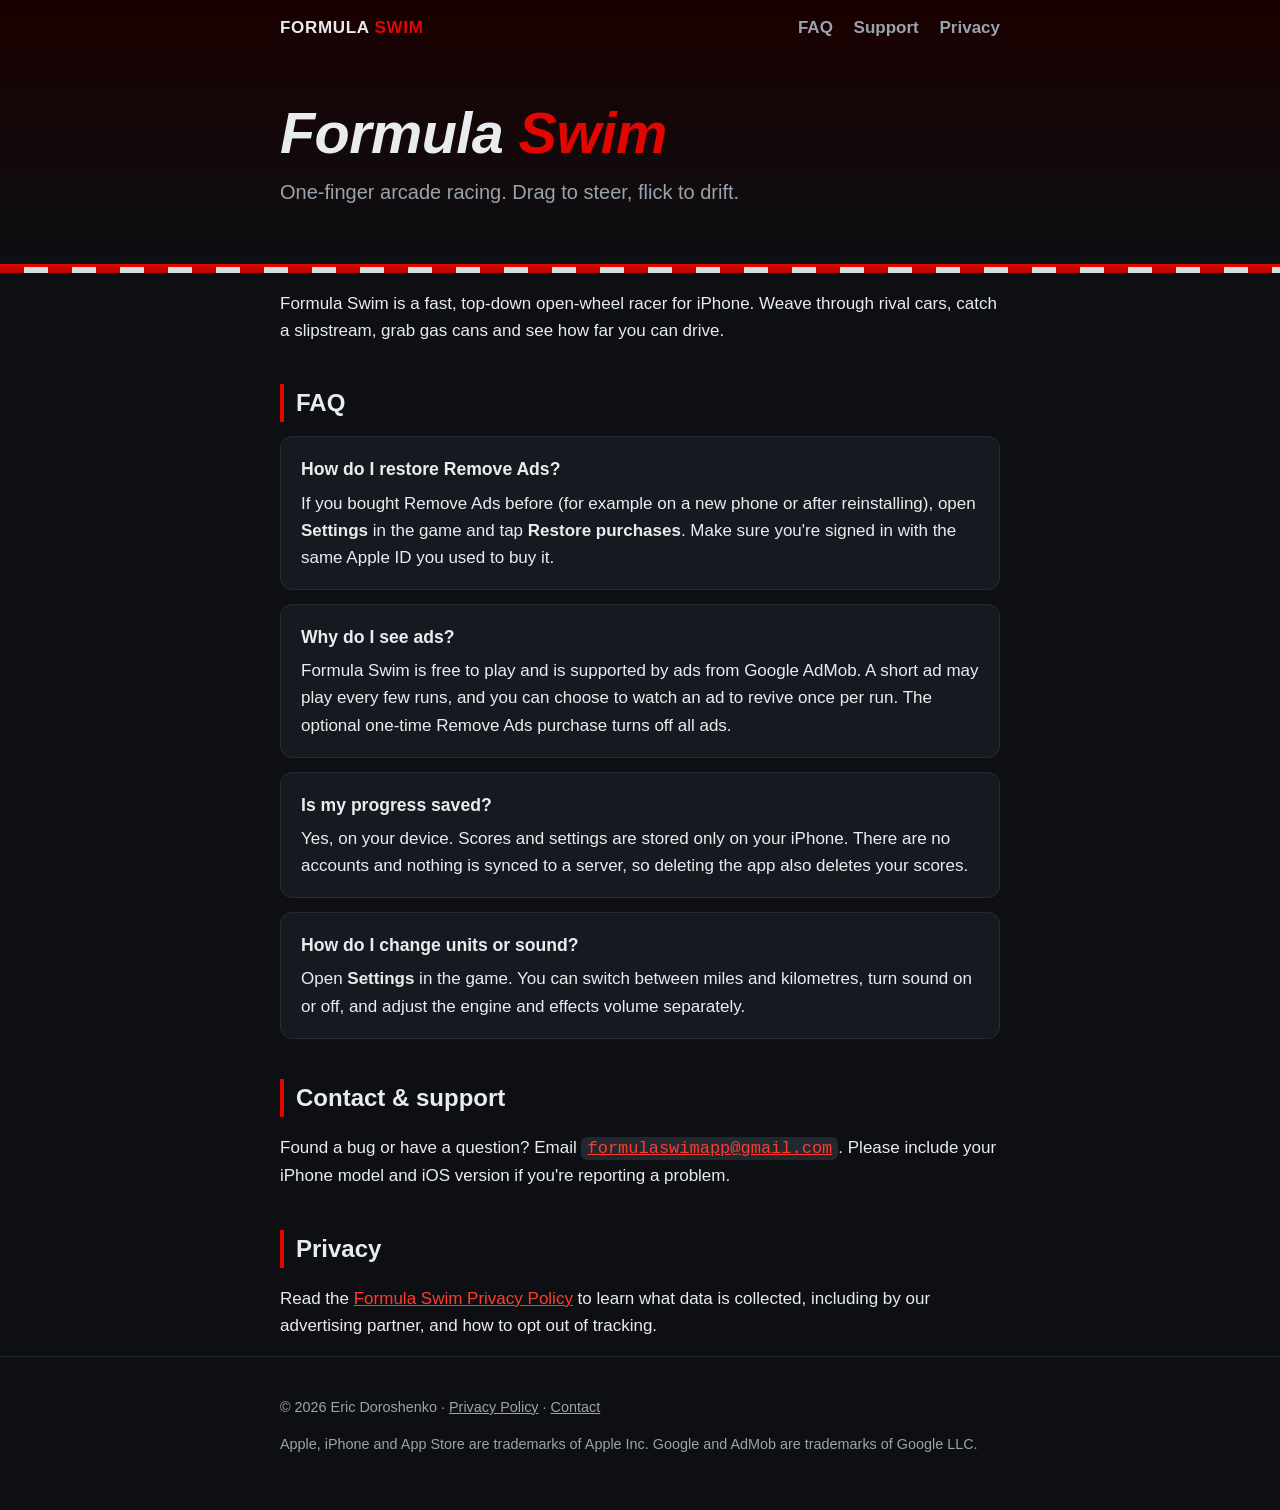
<file: index.html>
<!DOCTYPE html>
<html lang="en">
<head>
  <meta charset="utf-8">
  <meta name="viewport" content="width=device-width, initial-scale=1">
  <title>Formula Swim – One-finger arcade racing for iPhone</title>
  <meta name="description" content="Formula Swim: one-finger arcade racing for iPhone. Drag to steer, flick to drift. Support and FAQ.">
  <link rel="stylesheet" href="style.css">
</head>
<body>
  <header class="site">
    <div class="wrap">
      <nav>
        <a class="brand" href="index.html">Formula <span>Swim</span></a>
        <div class="links">
          <a href="#faq">FAQ</a>
          <a href="#contact">Support</a>
          <a href="privacy.html">Privacy</a>
        </div>
      </nav>
      <section class="hero">
        <h1>Formula <span>Swim</span></h1>
        <p class="pitch">One-finger arcade racing. Drag to steer, flick to drift.</p>
      </section>
    </div>
  </header>
  <div class="stripe"></div>

  <main class="wrap">
    <p>Formula Swim is a fast, top-down open-wheel racer for iPhone. Weave through rival cars, catch a slipstream, grab gas cans and see how far you can drive.</p>

    <h2 id="faq">FAQ</h2>

    <div class="card">
      <h3>How do I restore Remove Ads?</h3>
      <p>If you bought Remove Ads before (for example on a new phone or after reinstalling), open <strong>Settings</strong> in the game and tap <strong>Restore purchases</strong>. Make sure you're signed in with the same Apple ID you used to buy it.</p>
    </div>

    <div class="card">
      <h3>Why do I see ads?</h3>
      <p>Formula Swim is free to play and is supported by ads from Google AdMob. A short ad may play every few runs, and you can choose to watch an ad to revive once per run. The optional one-time Remove Ads purchase turns off all ads.</p>
    </div>

    <div class="card">
      <h3>Is my progress saved?</h3>
      <p>Yes, on your device. Scores and settings are stored only on your iPhone. There are no accounts and nothing is synced to a server, so deleting the app also deletes your scores.</p>
    </div>

    <div class="card">
      <h3>How do I change units or sound?</h3>
      <p>Open <strong>Settings</strong> in the game. You can switch between miles and kilometres, turn sound on or off, and adjust the engine and effects volume separately.</p>
    </div>

    <h2 id="contact">Contact &amp; support</h2>
    <p>Found a bug or have a question? Email <a class="email" href="mailto:formulaswimapp@gmail.com">formulaswimapp@gmail.com</a>. Please include your iPhone model and iOS version if you're reporting a problem.</p>

    <h2>Privacy</h2>
    <p>Read the <a href="privacy.html">Formula Swim Privacy Policy</a> to learn what data is collected, including by our advertising partner, and how to opt out of tracking.</p>
  </main>

  <footer>
    <div class="wrap">
      <p>&copy; 2026 Eric Doroshenko &middot; <a href="privacy.html">Privacy Policy</a> &middot; <a href="mailto:formulaswimapp@gmail.com">Contact</a></p>
      <p>Apple, iPhone and App Store are trademarks of Apple Inc. Google and AdMob are trademarks of Google LLC.</p>
    </div>
  </footer>
</body>
</html>
</file>
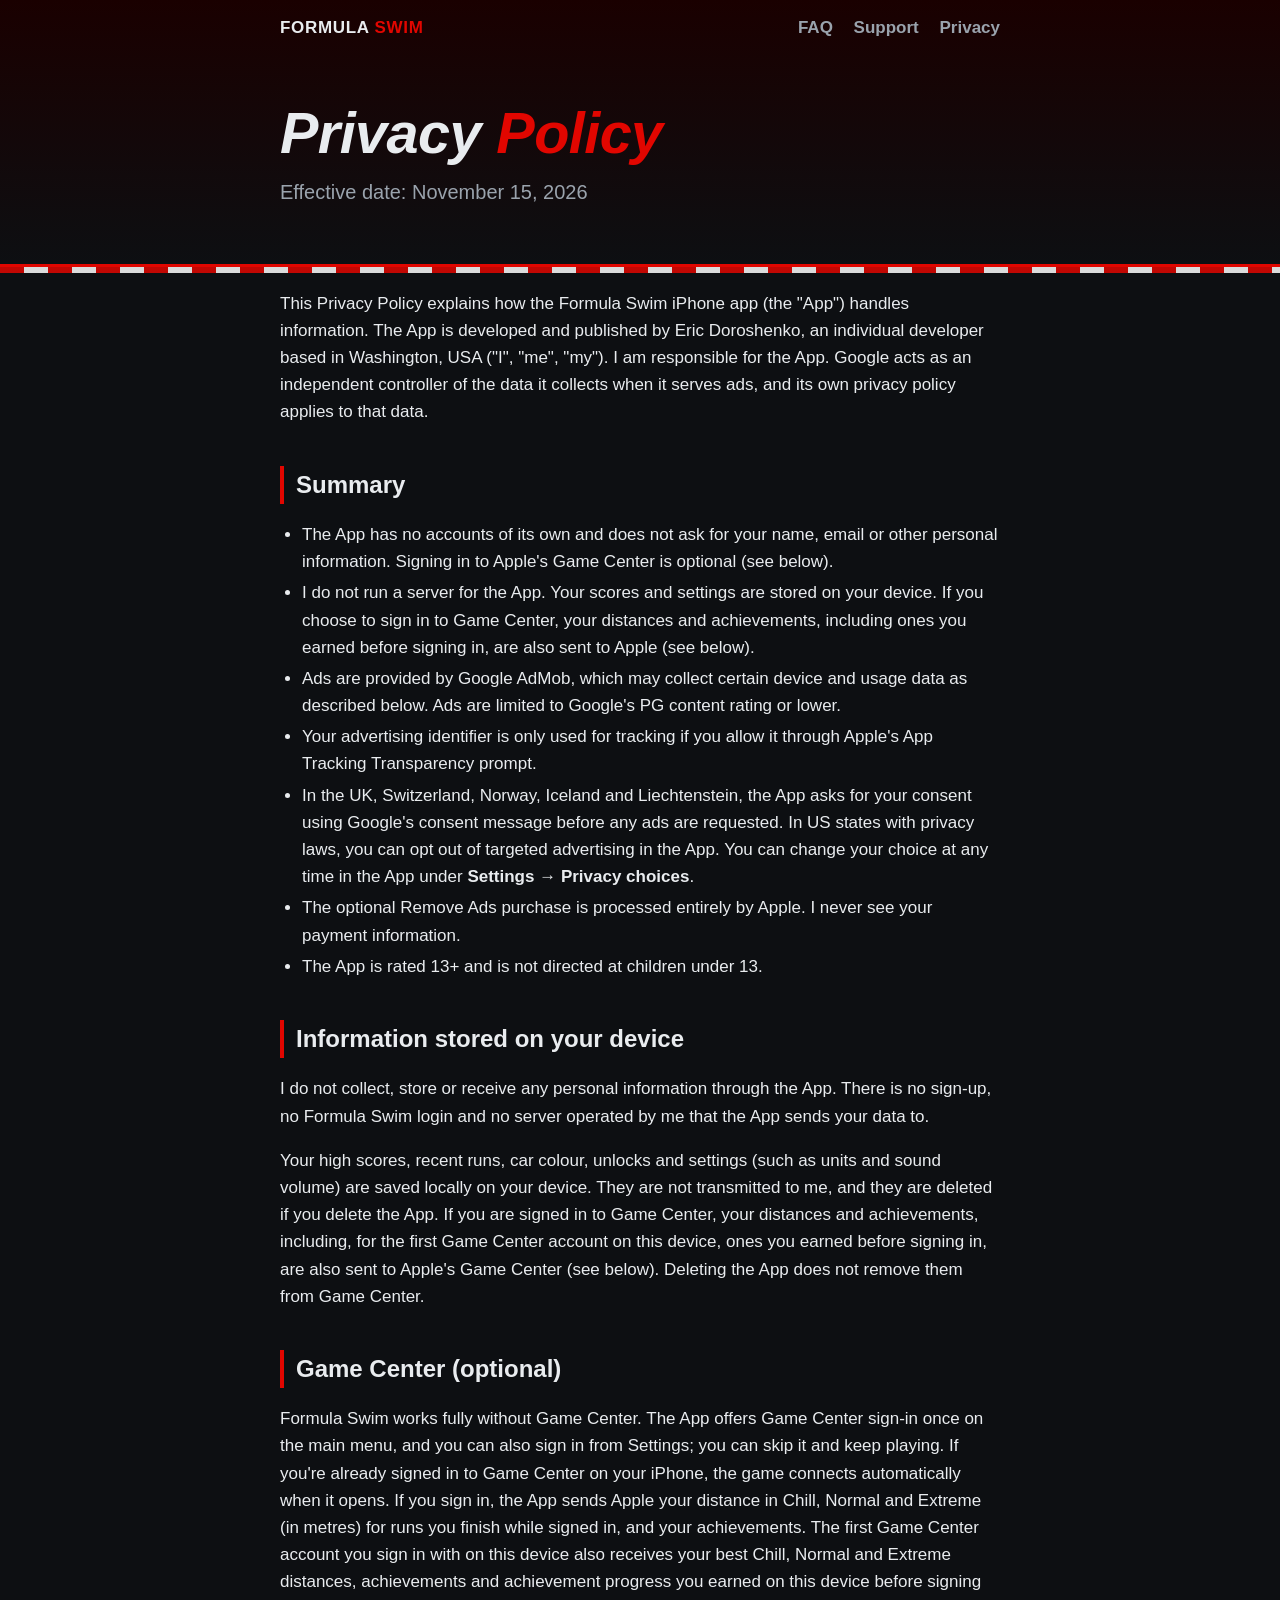
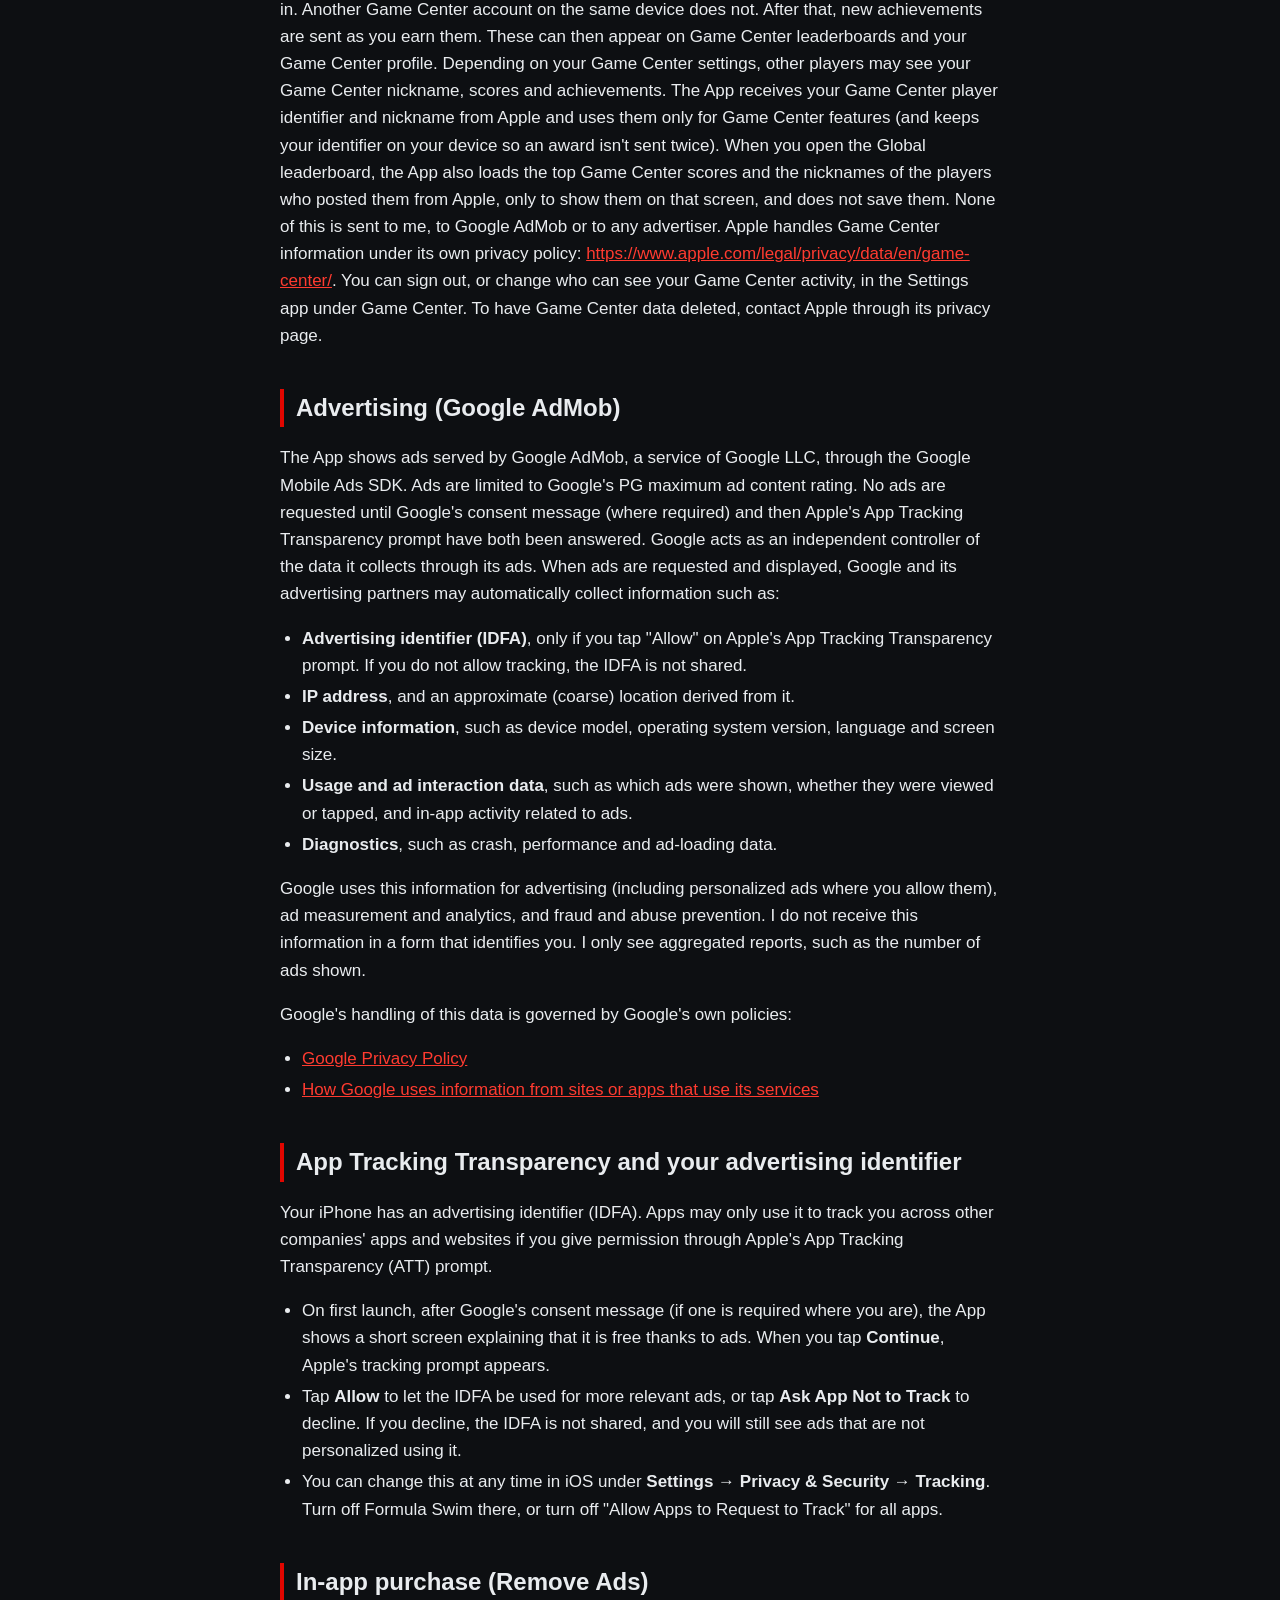
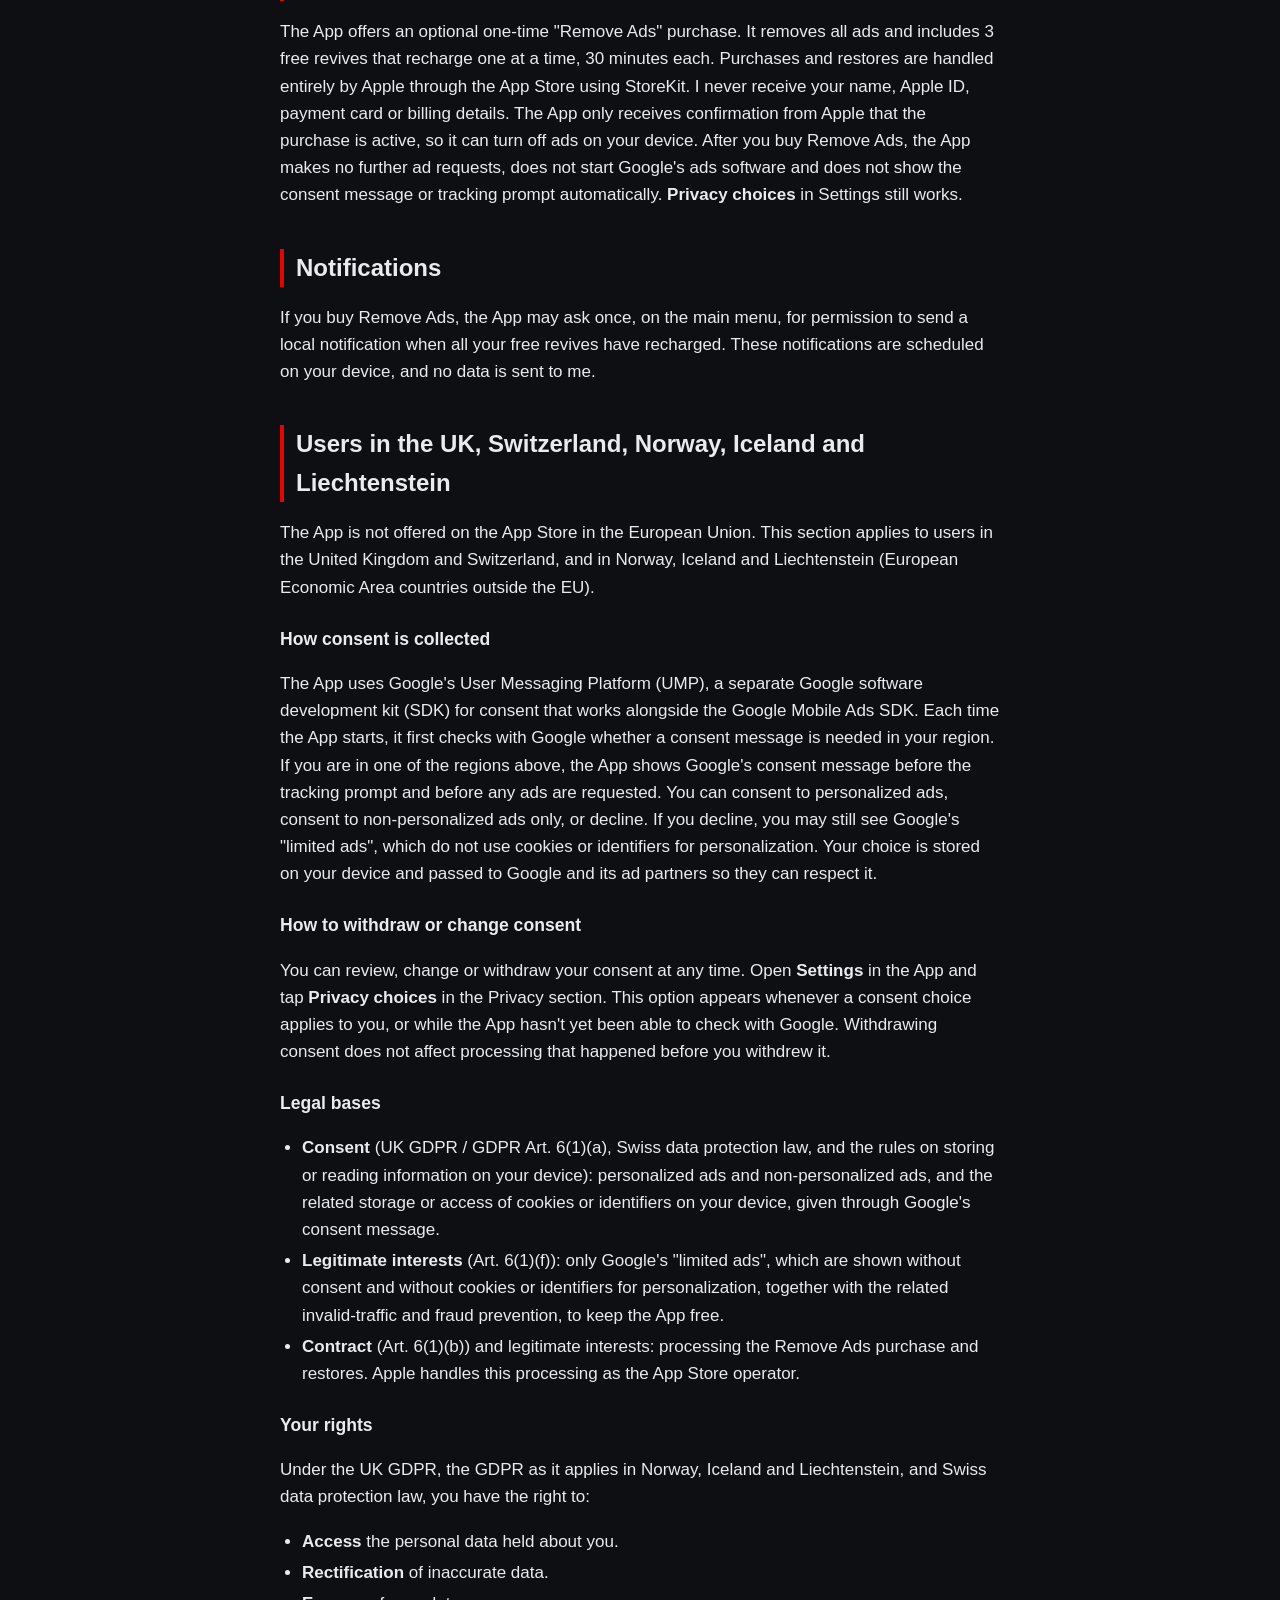
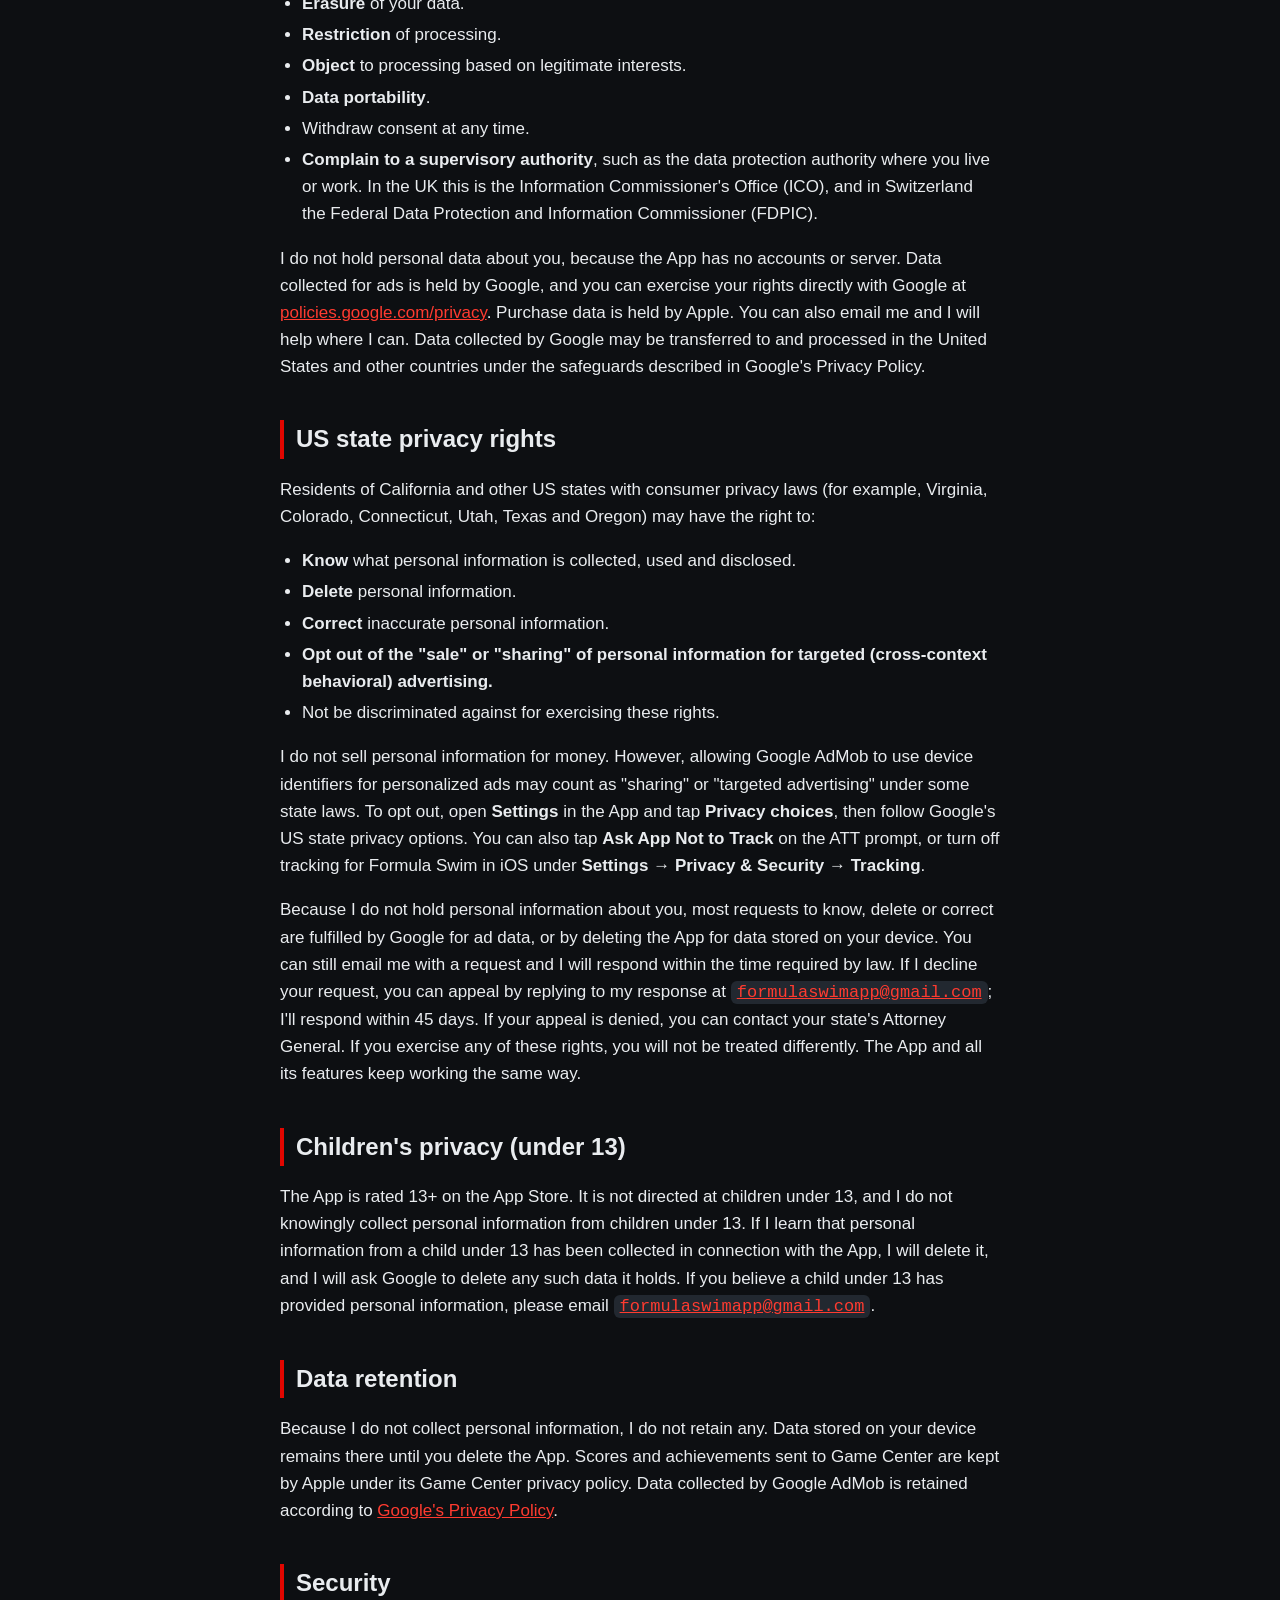
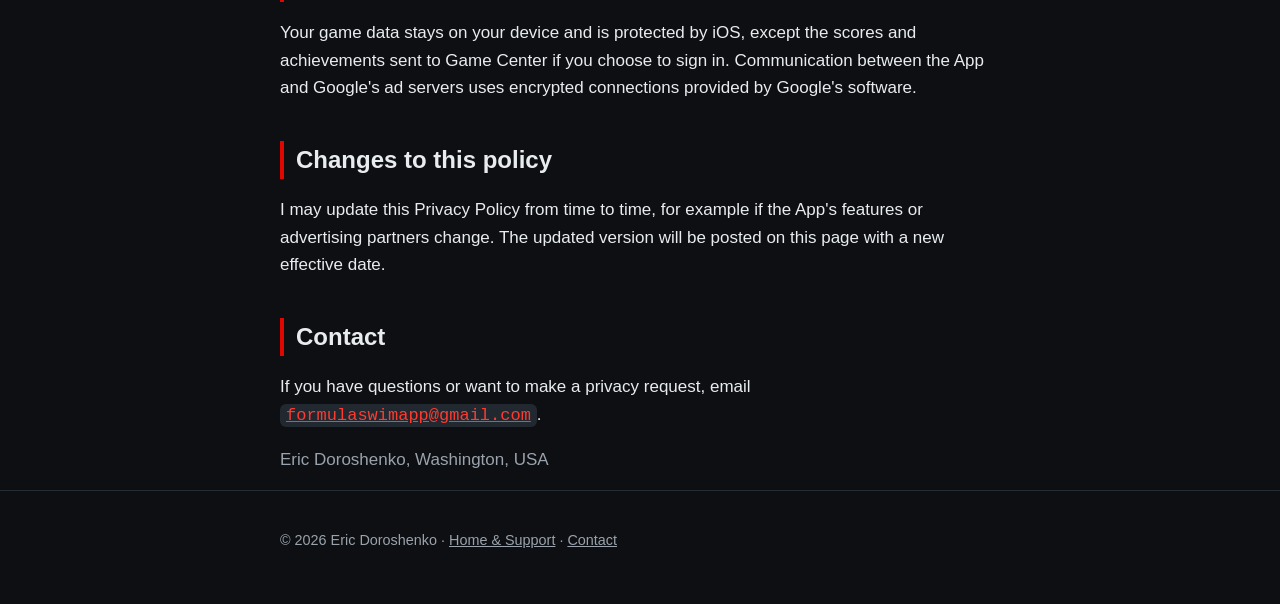
<file: privacy.html>
<!DOCTYPE html>
<html lang="en">
<head>
  <meta charset="utf-8">
  <meta name="viewport" content="width=device-width, initial-scale=1">
  <title>Privacy Policy – Formula Swim</title>
  <meta name="description" content="Privacy Policy for the Formula Swim iPhone game.">
  <link rel="stylesheet" href="style.css">
</head>
<body>
  <header class="site">
    <div class="wrap">
      <nav>
        <a class="brand" href="index.html">Formula <span>Swim</span></a>
        <div class="links">
          <a href="index.html#faq">FAQ</a>
          <a href="index.html#contact">Support</a>
          <a href="privacy.html">Privacy</a>
        </div>
      </nav>
      <section class="hero">
        <h1>Privacy <span>Policy</span></h1>
        <p class="pitch">Effective date: November 15, 2026</p>
      </section>
    </div>
  </header>
  <div class="stripe"></div>

  <main class="wrap">
    <p>This Privacy Policy explains how the Formula Swim iPhone app (the "App") handles information. The App is developed and published by Eric Doroshenko, an individual developer based in Washington, USA ("I", "me", "my"). I am responsible for the App. Google acts as an independent controller of the data it collects when it serves ads, and its own privacy policy applies to that data.</p>

    <h2>Summary</h2>
    <ul>
      <li>The App has no accounts of its own and does not ask for your name, email or other personal information. Signing in to Apple's Game Center is optional (see below).</li>
      <li>I do not run a server for the App. Your scores and settings are stored on your device. If you choose to sign in to Game Center, your distances and achievements, including ones you earned before signing in, are also sent to Apple (see below).</li>
      <li>Ads are provided by Google AdMob, which may collect certain device and usage data as described below. Ads are limited to Google's PG content rating or lower.</li>
      <li>Your advertising identifier is only used for tracking if you allow it through Apple's App Tracking Transparency prompt.</li>
      <li>In the UK, Switzerland, Norway, Iceland and Liechtenstein, the App asks for your consent using Google's consent message before any ads are requested. In US states with privacy laws, you can opt out of targeted advertising in the App. You can change your choice at any time in the App under <strong>Settings &rarr; Privacy choices</strong>.</li>
      <li>The optional Remove Ads purchase is processed entirely by Apple. I never see your payment information.</li>
      <li>The App is rated 13+ and is not directed at children under 13.</li>
    </ul>

    <h2>Information stored on your device</h2>
    <p>I do not collect, store or receive any personal information through the App. There is no sign-up, no Formula Swim login and no server operated by me that the App sends your data to.</p>
    <p>Your high scores, recent runs, car colour, unlocks and settings (such as units and sound volume) are saved locally on your device. They are not transmitted to me, and they are deleted if you delete the App. If you are signed in to Game Center, your distances and achievements, including, for the first Game Center account on this device, ones you earned before signing in, are also sent to Apple's Game Center (see below). Deleting the App does not remove them from Game Center.</p>

    <h2>Game Center (optional)</h2>
    <p>Formula Swim works fully without Game Center. The App offers Game Center sign-in once on the main menu, and you can also sign in from Settings; you can skip it and keep playing. If you're already signed in to Game Center on your iPhone, the game connects automatically when it opens. If you sign in, the App sends Apple your distance in Chill, Normal and Extreme (in metres) for runs you finish while signed in, and your achievements. The first Game Center account you sign in with on this device also receives your best Chill, Normal and Extreme distances, achievements and achievement progress you earned on this device before signing in. Another Game Center account on the same device does not. After that, new achievements are sent as you earn them. These can then appear on Game Center leaderboards and your Game Center profile. Depending on your Game Center settings, other players may see your Game Center nickname, scores and achievements. The App receives your Game Center player identifier and nickname from Apple and uses them only for Game Center features (and keeps your identifier on your device so an award isn't sent twice). When you open the Global leaderboard, the App also loads the top Game Center scores and the nicknames of the players who posted them from Apple, only to show them on that screen, and does not save them. None of this is sent to me, to Google AdMob or to any advertiser. Apple handles Game Center information under its own privacy policy: <a href="https://www.apple.com/legal/privacy/data/en/game-center/" rel="noopener">https://www.apple.com/legal/privacy/data/en/game-center/</a>. You can sign out, or change who can see your Game Center activity, in the Settings app under Game Center. To have Game Center data deleted, contact Apple through its privacy page.</p>

    <h2>Advertising (Google AdMob)</h2>
    <p>The App shows ads served by Google AdMob, a service of Google LLC, through the Google Mobile Ads SDK. Ads are limited to Google's PG maximum ad content rating. No ads are requested until Google's consent message (where required) and then Apple's App Tracking Transparency prompt have both been answered. Google acts as an independent controller of the data it collects through its ads. When ads are requested and displayed, Google and its advertising partners may automatically collect information such as:</p>
    <ul>
      <li><strong>Advertising identifier (IDFA)</strong>, only if you tap "Allow" on Apple's App Tracking Transparency prompt. If you do not allow tracking, the IDFA is not shared.</li>
      <li><strong>IP address</strong>, and an approximate (coarse) location derived from it.</li>
      <li><strong>Device information</strong>, such as device model, operating system version, language and screen size.</li>
      <li><strong>Usage and ad interaction data</strong>, such as which ads were shown, whether they were viewed or tapped, and in-app activity related to ads.</li>
      <li><strong>Diagnostics</strong>, such as crash, performance and ad-loading data.</li>
    </ul>
    <p>Google uses this information for advertising (including personalized ads where you allow them), ad measurement and analytics, and fraud and abuse prevention. I do not receive this information in a form that identifies you. I only see aggregated reports, such as the number of ads shown.</p>
    <p>Google's handling of this data is governed by Google's own policies:</p>
    <ul>
      <li><a href="https://policies.google.com/privacy" rel="noopener">Google Privacy Policy</a></li>
      <li><a href="https://policies.google.com/technologies/partner-sites" rel="noopener">How Google uses information from sites or apps that use its services</a></li>
    </ul>

    <h2>App Tracking Transparency and your advertising identifier</h2>
    <p>Your iPhone has an advertising identifier (IDFA). Apps may only use it to track you across other companies' apps and websites if you give permission through Apple's App Tracking Transparency (ATT) prompt.</p>
    <ul>
      <li>On first launch, after Google's consent message (if one is required where you are), the App shows a short screen explaining that it is free thanks to ads. When you tap <strong>Continue</strong>, Apple's tracking prompt appears.</li>
      <li>Tap <strong>Allow</strong> to let the IDFA be used for more relevant ads, or tap <strong>Ask App Not to Track</strong> to decline. If you decline, the IDFA is not shared, and you will still see ads that are not personalized using it.</li>
      <li>You can change this at any time in iOS under <strong>Settings &rarr; Privacy &amp; Security &rarr; Tracking</strong>. Turn off Formula Swim there, or turn off "Allow Apps to Request to Track" for all apps.</li>
    </ul>

    <h2>In-app purchase (Remove Ads)</h2>
    <p>The App offers an optional one-time "Remove Ads" purchase. It removes all ads and includes 3 free revives that recharge one at a time, 30 minutes each. Purchases and restores are handled entirely by Apple through the App Store using StoreKit. I never receive your name, Apple ID, payment card or billing details. The App only receives confirmation from Apple that the purchase is active, so it can turn off ads on your device. After you buy Remove Ads, the App makes no further ad requests, does not start Google's ads software and does not show the consent message or tracking prompt automatically. <strong>Privacy choices</strong> in Settings still works.</p>

    <h2>Notifications</h2>
    <p>If you buy Remove Ads, the App may ask once, on the main menu, for permission to send a local notification when all your free revives have recharged. These notifications are scheduled on your device, and no data is sent to me.</p>

    <h2>Users in the UK, Switzerland, Norway, Iceland and Liechtenstein</h2>
    <p>The App is not offered on the App Store in the European Union. This section applies to users in the United Kingdom and Switzerland, and in Norway, Iceland and Liechtenstein (European Economic Area countries outside the EU).</p>
    <h3>How consent is collected</h3>
    <p>The App uses Google's User Messaging Platform (UMP), a separate Google software development kit (SDK) for consent that works alongside the Google Mobile Ads SDK. Each time the App starts, it first checks with Google whether a consent message is needed in your region. If you are in one of the regions above, the App shows Google's consent message before the tracking prompt and before any ads are requested. You can consent to personalized ads, consent to non-personalized ads only, or decline. If you decline, you may still see Google's "limited ads", which do not use cookies or identifiers for personalization. Your choice is stored on your device and passed to Google and its ad partners so they can respect it.</p>
    <h3>How to withdraw or change consent</h3>
    <p>You can review, change or withdraw your consent at any time. Open <strong>Settings</strong> in the App and tap <strong>Privacy choices</strong> in the Privacy section. This option appears whenever a consent choice applies to you, or while the App hasn't yet been able to check with Google. Withdrawing consent does not affect processing that happened before you withdrew it.</p>
    <h3>Legal bases</h3>
    <ul>
      <li><strong>Consent</strong> (UK GDPR / GDPR Art. 6(1)(a), Swiss data protection law, and the rules on storing or reading information on your device): personalized ads and non-personalized ads, and the related storage or access of cookies or identifiers on your device, given through Google's consent message.</li>
      <li><strong>Legitimate interests</strong> (Art. 6(1)(f)): only Google's "limited ads", which are shown without consent and without cookies or identifiers for personalization, together with the related invalid-traffic and fraud prevention, to keep the App free.</li>
      <li><strong>Contract</strong> (Art. 6(1)(b)) and legitimate interests: processing the Remove Ads purchase and restores. Apple handles this processing as the App Store operator.</li>
    </ul>
    <h3>Your rights</h3>
    <p>Under the UK GDPR, the GDPR as it applies in Norway, Iceland and Liechtenstein, and Swiss data protection law, you have the right to:</p>
    <ul>
      <li><strong>Access</strong> the personal data held about you.</li>
      <li><strong>Rectification</strong> of inaccurate data.</li>
      <li><strong>Erasure</strong> of your data.</li>
      <li><strong>Restriction</strong> of processing.</li>
      <li><strong>Object</strong> to processing based on legitimate interests.</li>
      <li><strong>Data portability</strong>.</li>
      <li>Withdraw consent at any time.</li>
      <li><strong>Complain to a supervisory authority</strong>, such as the data protection authority where you live or work. In the UK this is the Information Commissioner's Office (ICO), and in Switzerland the Federal Data Protection and Information Commissioner (FDPIC).</li>
    </ul>
    <p>I do not hold personal data about you, because the App has no accounts or server. Data collected for ads is held by Google, and you can exercise your rights directly with Google at <a href="https://policies.google.com/privacy" rel="noopener">policies.google.com/privacy</a>. Purchase data is held by Apple. You can also email me and I will help where I can. Data collected by Google may be transferred to and processed in the United States and other countries under the safeguards described in Google's Privacy Policy.</p>

    <h2>US state privacy rights</h2>
    <p>Residents of California and other US states with consumer privacy laws (for example, Virginia, Colorado, Connecticut, Utah, Texas and Oregon) may have the right to:</p>
    <ul>
      <li><strong>Know</strong> what personal information is collected, used and disclosed.</li>
      <li><strong>Delete</strong> personal information.</li>
      <li><strong>Correct</strong> inaccurate personal information.</li>
      <li><strong>Opt out of the "sale" or "sharing" of personal information for targeted (cross-context behavioral) advertising.</strong></li>
      <li>Not be discriminated against for exercising these rights.</li>
    </ul>
    <p>I do not sell personal information for money. However, allowing Google AdMob to use device identifiers for personalized ads may count as "sharing" or "targeted advertising" under some state laws. To opt out, open <strong>Settings</strong> in the App and tap <strong>Privacy choices</strong>, then follow Google's US state privacy options. You can also tap <strong>Ask App Not to Track</strong> on the ATT prompt, or turn off tracking for Formula Swim in iOS under <strong>Settings &rarr; Privacy &amp; Security &rarr; Tracking</strong>.</p>
    <p>Because I do not hold personal information about you, most requests to know, delete or correct are fulfilled by Google for ad data, or by deleting the App for data stored on your device. You can still email me with a request and I will respond within the time required by law. If I decline your request, you can appeal by replying to my response at <a class="email" href="mailto:formulaswimapp@gmail.com">formulaswimapp@gmail.com</a>; I'll respond within 45 days. If your appeal is denied, you can contact your state's Attorney General. If you exercise any of these rights, you will not be treated differently. The App and all its features keep working the same way.</p>

    <h2>Children's privacy (under 13)</h2>
    <p>The App is rated 13+ on the App Store. It is not directed at children under 13, and I do not knowingly collect personal information from children under 13. If I learn that personal information from a child under 13 has been collected in connection with the App, I will delete it, and I will ask Google to delete any such data it holds. If you believe a child under 13 has provided personal information, please email <a class="email" href="mailto:formulaswimapp@gmail.com">formulaswimapp@gmail.com</a>.</p>

    <h2>Data retention</h2>
    <p>Because I do not collect personal information, I do not retain any. Data stored on your device remains there until you delete the App. Scores and achievements sent to Game Center are kept by Apple under its Game Center privacy policy. Data collected by Google AdMob is retained according to <a href="https://policies.google.com/privacy" rel="noopener">Google's Privacy Policy</a>.</p>

    <h2>Security</h2>
    <p>Your game data stays on your device and is protected by iOS, except the scores and achievements sent to Game Center if you choose to sign in. Communication between the App and Google's ad servers uses encrypted connections provided by Google's software.</p>

    <h2>Changes to this policy</h2>
    <p>I may update this Privacy Policy from time to time, for example if the App's features or advertising partners change. The updated version will be posted on this page with a new effective date.</p>

    <h2>Contact</h2>
    <p>If you have questions or want to make a privacy request, email <a class="email" href="mailto:formulaswimapp@gmail.com">formulaswimapp@gmail.com</a>.</p>
    <p class="muted">Eric Doroshenko, Washington, USA</p>
  </main>

  <footer>
    <div class="wrap">
      <p>&copy; 2026 Eric Doroshenko &middot; <a href="index.html">Home &amp; Support</a> &middot; <a href="mailto:formulaswimapp@gmail.com">Contact</a></p>
    </div>
  </footer>
</body>
</html>
</file>
<file: style.css>
:root {
  --bg: #0d0f12;
  --panel: #161a20;
  --text: #e9ecef;
  --muted: #9aa3ad;
  --red: #e10600;
  --red-soft: #ff3b30;
  --line: #262c34;
}
* { box-sizing: border-box; }
html { -webkit-text-size-adjust: 100%; }
body {
  margin: 0;
  background: var(--bg);
  color: var(--text);
  font-family: -apple-system, BlinkMacSystemFont, "Segoe UI", Roboto, Helvetica, Arial, sans-serif;
  line-height: 1.6;
  font-size: 17px;
}
a { color: var(--red-soft); }
a:hover { color: #fff; }
header.site {
  border-bottom: 3px solid var(--red);
  background: linear-gradient(180deg, #1a0000 0%, var(--bg) 100%);
}
.wrap { max-width: 760px; margin: 0 auto; padding: 0 20px; }
nav { display: flex; justify-content: space-between; align-items: center; padding: 14px 0; gap: 12px; flex-wrap: wrap; }
nav .brand { font-weight: 800; letter-spacing: .04em; text-transform: uppercase; color: var(--text); text-decoration: none; }
nav .brand span { color: var(--red); }
nav .links a { margin-left: 16px; text-decoration: none; color: var(--muted); font-weight: 600; }
nav .links a:hover { color: var(--text); }
.hero { padding: 48px 0 56px; }
.hero h1 { font-size: clamp(2.2rem, 8vw, 3.6rem); line-height: 1.05; margin: 0 0 12px; font-weight: 900; font-style: italic; letter-spacing: -.01em; }
.hero h1 span { color: var(--red); }
.hero p.pitch { font-size: 1.25rem; color: var(--muted); margin: 0; }
.stripe { height: 6px; background: repeating-linear-gradient(90deg, var(--red) 0 24px, #fff 24px 48px); opacity: .85; }
main { padding: 32px 0 48px; }
h2 { font-size: 1.5rem; margin: 40px 0 12px; border-left: 4px solid var(--red); padding-left: 12px; }
h3 { font-size: 1.1rem; margin: 24px 0 6px; }
.card { background: var(--panel); border: 1px solid var(--line); border-radius: 12px; padding: 18px 20px; margin: 14px 0; }
.card h3 { margin-top: 0; }
.card p { margin: 0; color: var(--text); }
.email { font-family: ui-monospace, SFMono-Regular, Menlo, monospace; background: #222830; padding: 2px 6px; border-radius: 6px; }
.muted { color: var(--muted); }
ul { padding-left: 22px; }
li { margin: 4px 0; }
footer { border-top: 1px solid var(--line); padding: 24px 0 40px; color: var(--muted); font-size: .9rem; }
footer a { color: var(--muted); }
@media (max-width: 480px) {
  body { font-size: 16px; }
  nav .links a { margin-left: 0; margin-right: 14px; }
  .hero { padding: 32px 0 40px; }
}
</file>
